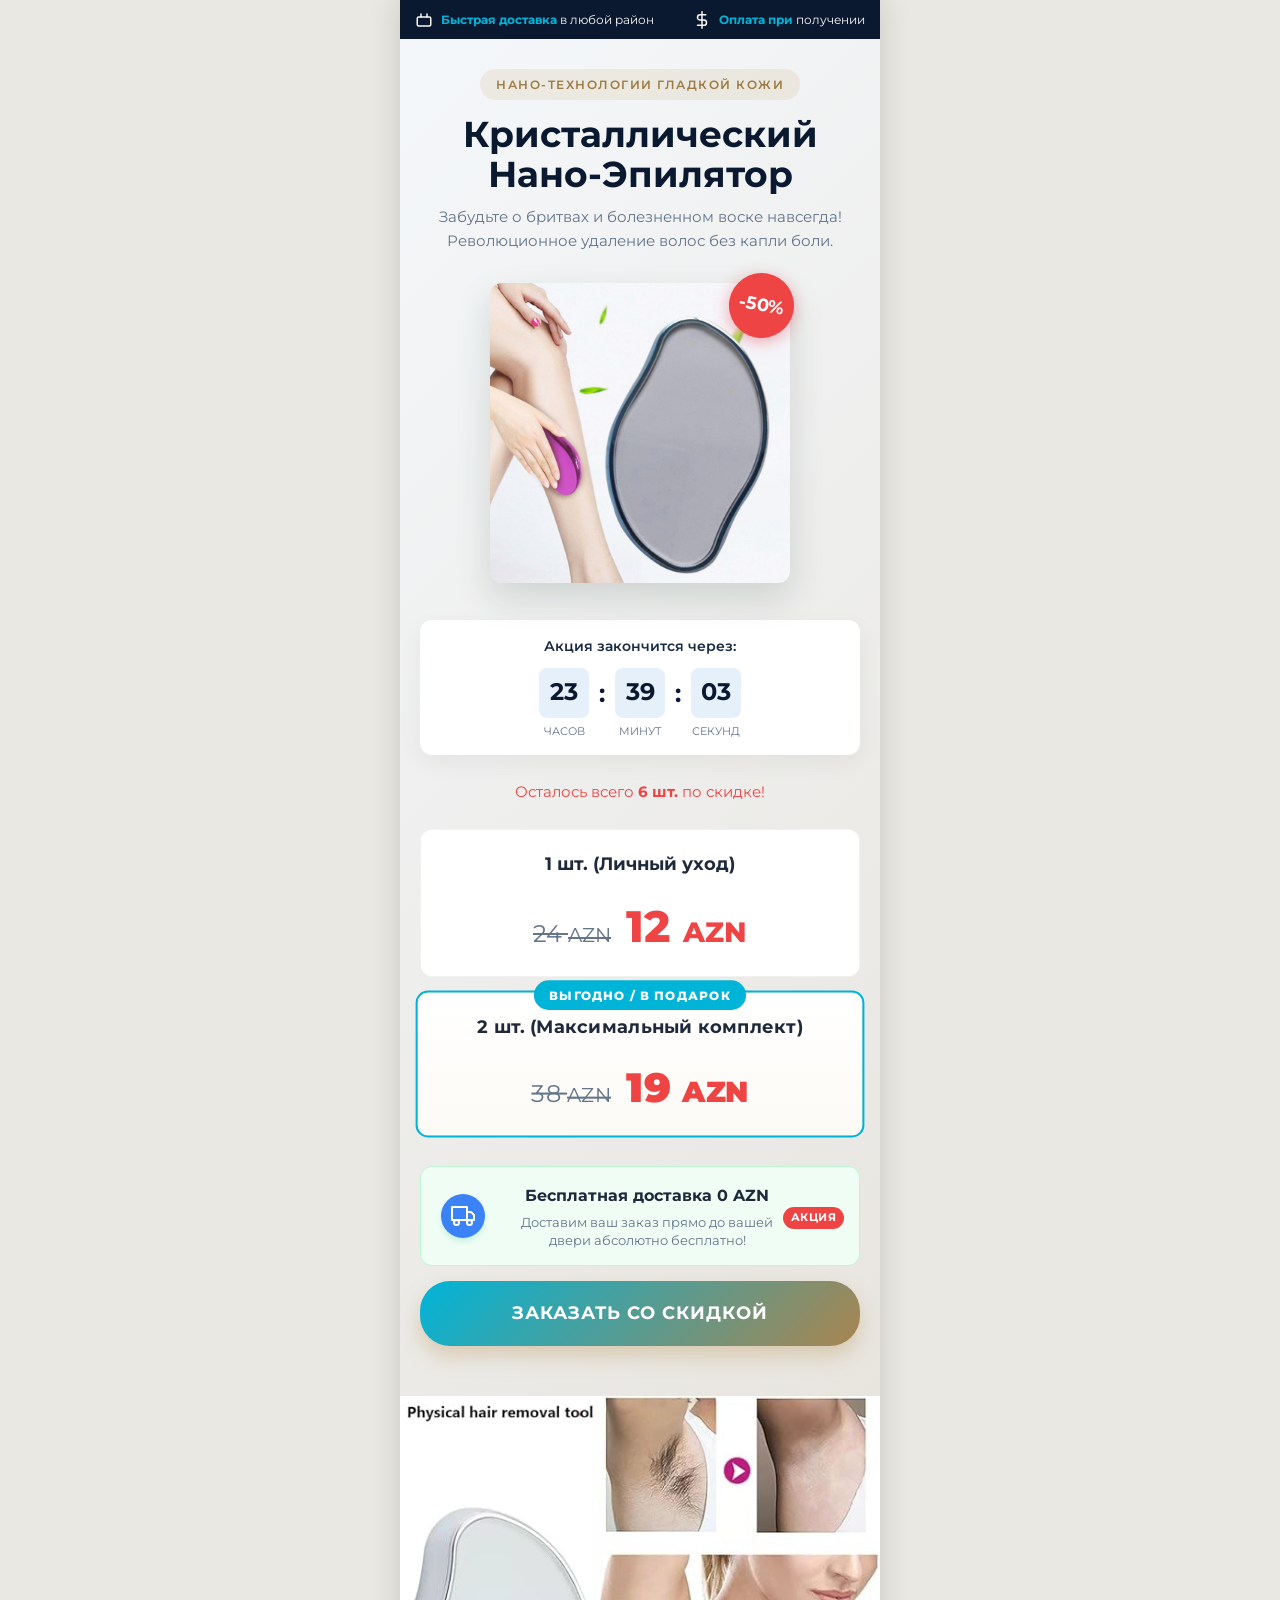
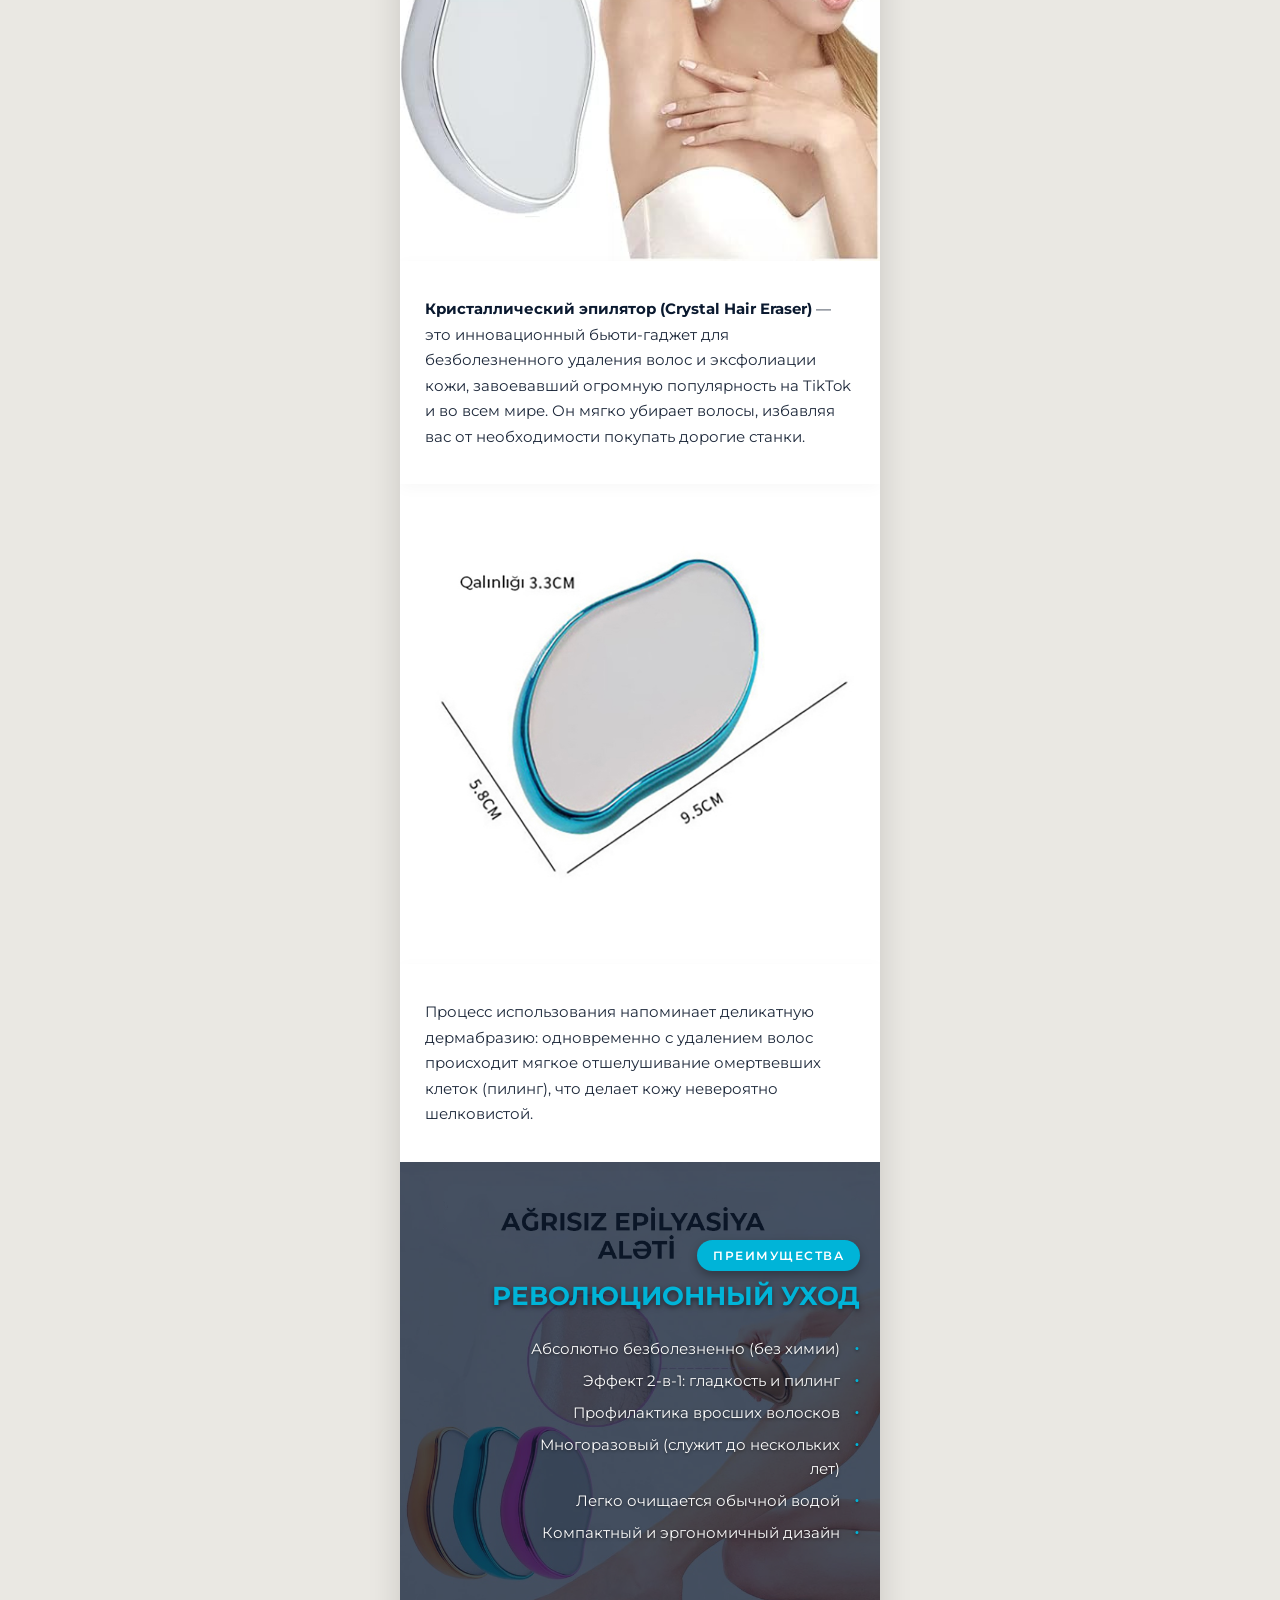
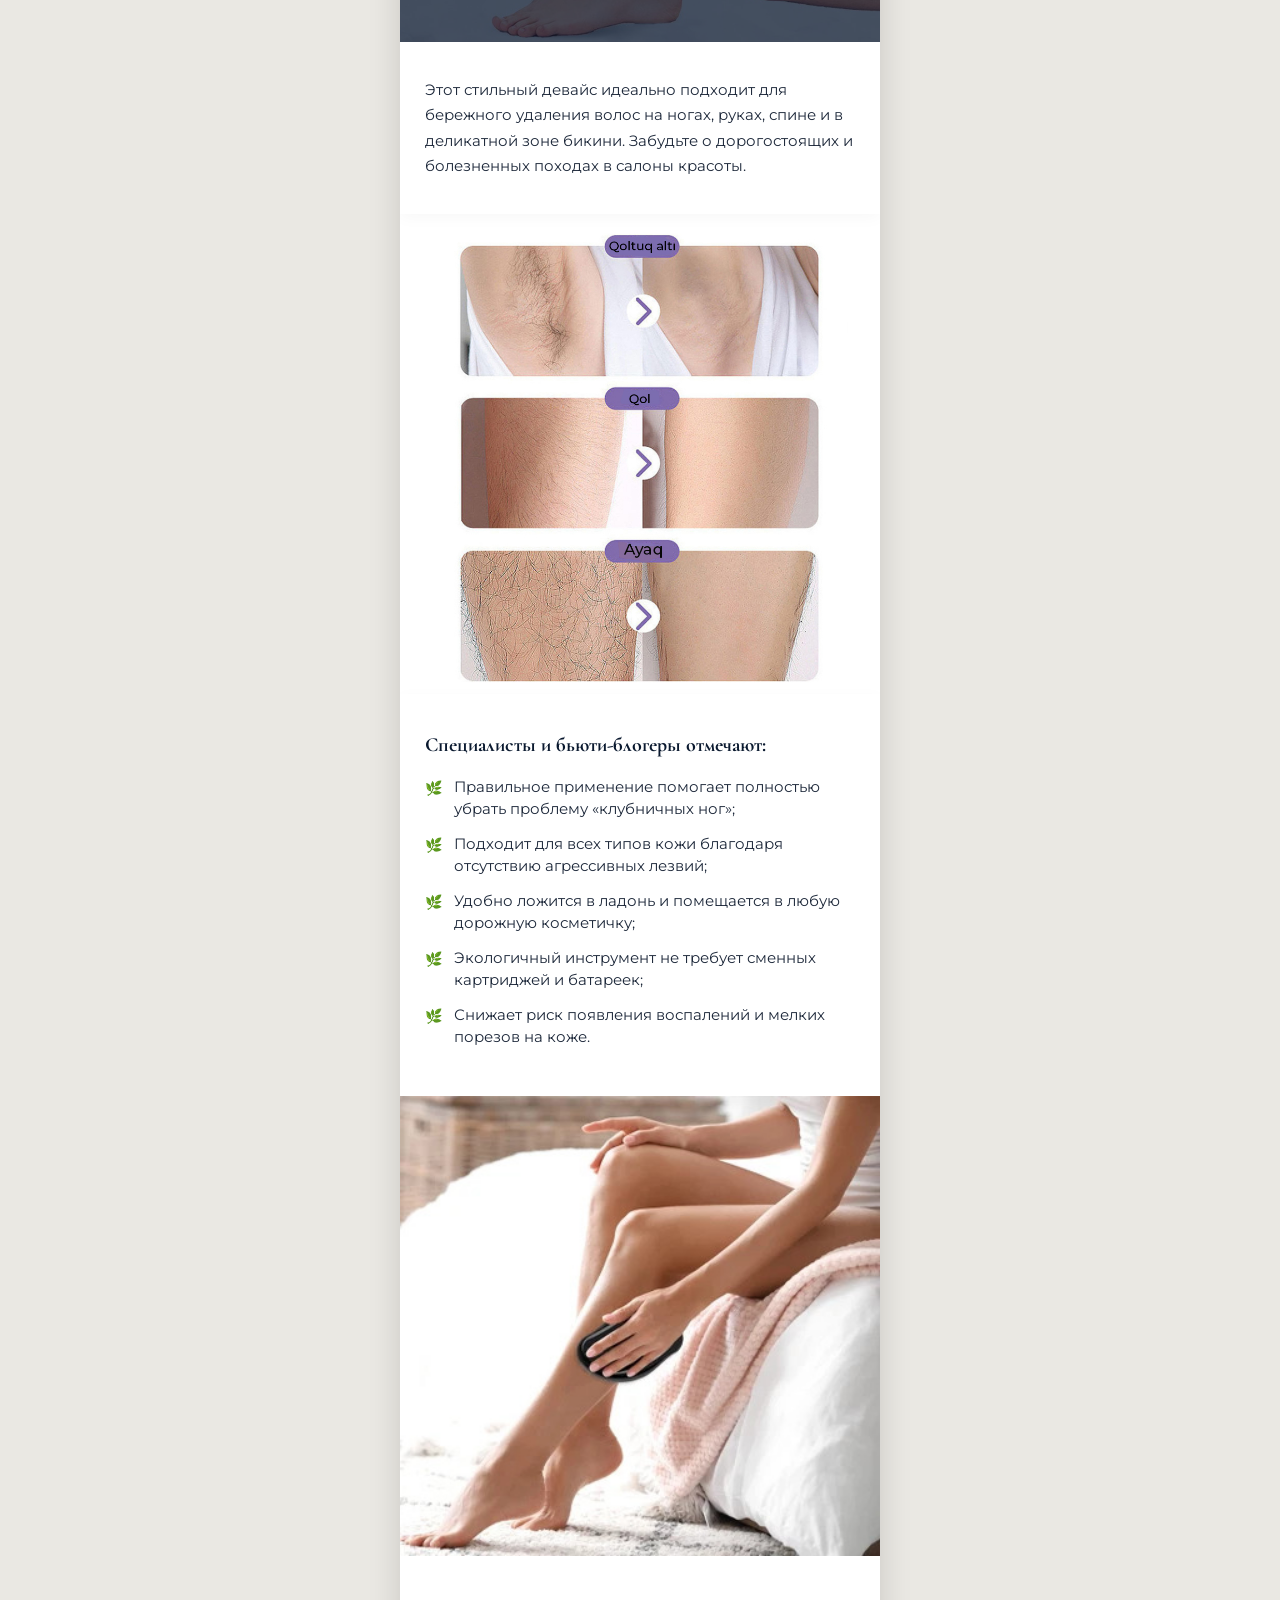
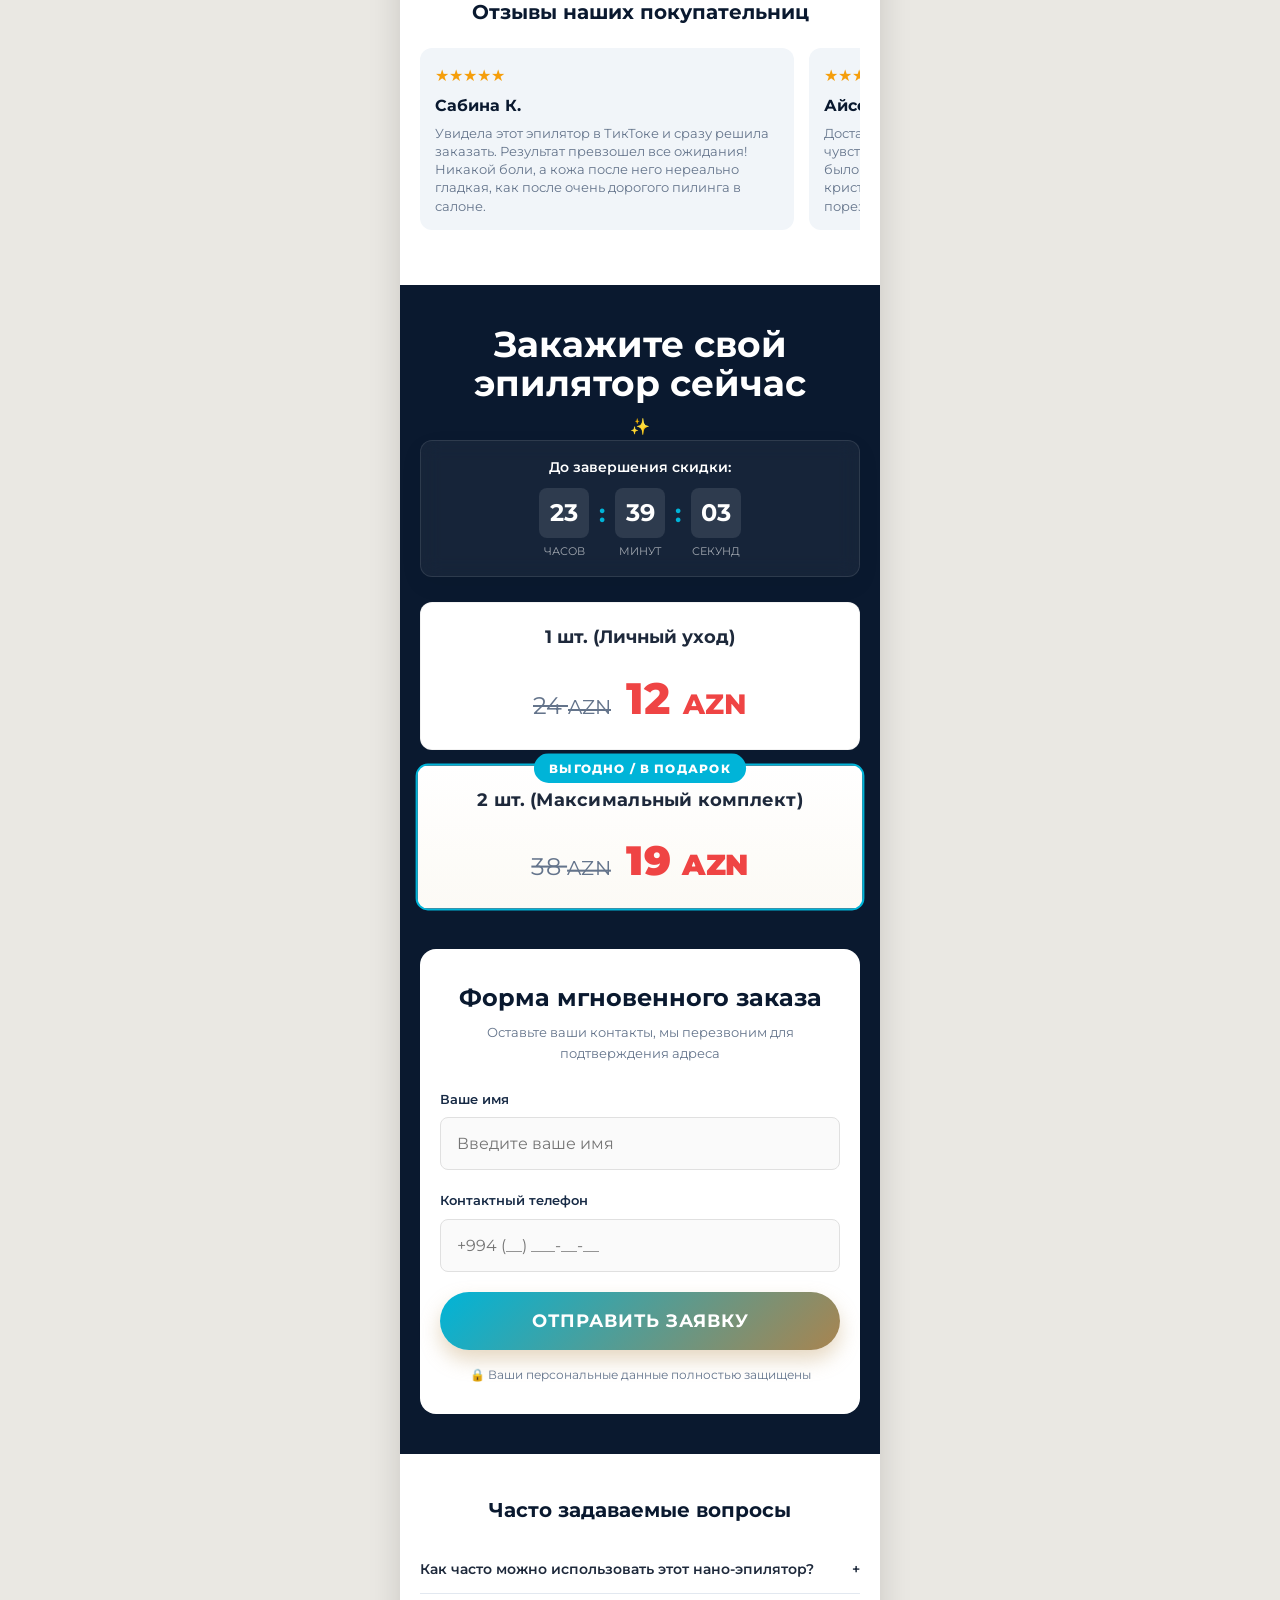
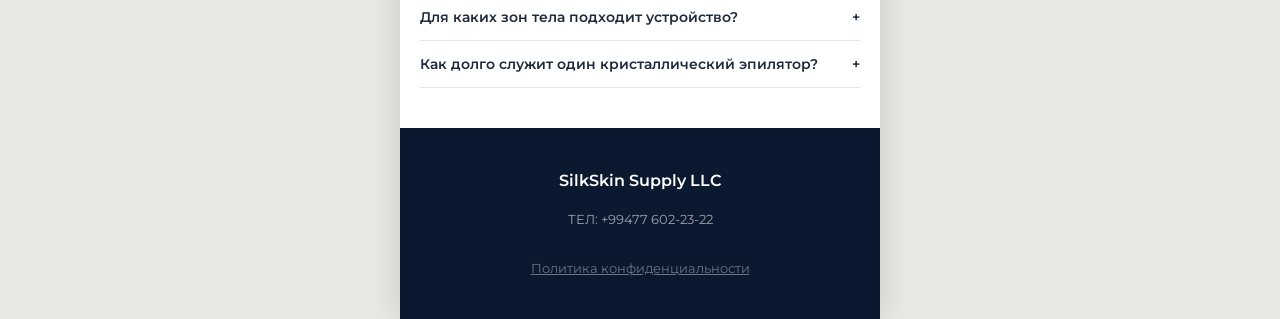
<file: index.html>
<!DOCTYPE html>
<html lang="ru">

<head>
<meta charset="UTF-8">
    <meta name="viewport" content="width=device-width, initial-scale=1.0, maximum-scale=1.0, user-scalable=no">
    <title>Кристаллический нано-эпилятор Crystal Hair Eraser | Идеально гладкая кожа</title>
    <meta name="description" content="Забудьте о бритвах и болезненном воске навсегда! Революционное решение для удаления волос и деликатного пилинга кожи прямо у вас дома.">
    <link rel="preconnect" href="https://fonts.googleapis.com">
    <link rel="preconnect" href="https://fonts.gstatic.com" crossorigin>
    <link href="https://fonts.googleapis.com/css2?family=Montserrat:wght@300;400;500;600;700;800&display=swap" rel="stylesheet">
    <script>
!function(f,b,e,v,n,t,s)
{if(f.fbq)return;n=f.fbq=function(){n.callMethod?
n.callMethod.apply(n,arguments):n.queue.push(arguments)};
if(!f._fbq)f._fbq=n;n.push=n;n.loaded=!0;n.version='2.0';
n.queue=[];t=b.createElement(e);t.async=!0;
t.src=v;s=b.getElementsByTagName(e)[0];
s.parentNode.insertBefore(t,s)}(window, document,'script',
'https://connect.facebook.net/en_US/fbevents.js');
fbq('init', '3576097526018888');
</script>
    <link
        href="https://fonts.googleapis.com/css2?family=Cormorant+Garamond:ital,wght@0,400;0,600;0,700;1,400&family=Montserrat:wght@300;400;500;600&display=swap"
        rel="stylesheet">
    <link rel="stylesheet" href="styles.css">
</head>
<body>
    <div class="main_wrapper">
        <section class="top_line">
            <div class="top_line_content">
                <div class="top_item">
                    <svg width="18" height="18" viewBox="0 0 24 24" fill="none" stroke="currentColor" stroke-width="2" stroke-linecap="round" stroke-linejoin="round">
                        <rect x="3" y="8" width="18" height="12" rx="2" ry="2"></rect>
                        <line x1="16" y1="8" x2="16" y2="4"></line>
                        <line x1="8" y1="8" x2="8" y2="4"></line>
                    </svg>
                    <p><b>Быстрая доставка</b> в любой район</p>
                </div>
                <div class="top_item">
                    <svg width="18" height="18" viewBox="0 0 24 24" fill="none" stroke="currentColor" stroke-width="2" stroke-linecap="round" stroke-linejoin="round">
                        <line x1="12" y1="1" x2="12" y2="23"></line>
                        <path d="M17 5H9.5a3.5 3.5 0 0 0 0 7h5a3.5 3.5 0 0 1 0 7H6"></path>
                    </svg>
                    <p><b>Оплата при</b> получении</p>
                </div>
            </div>
        </section>

        <section class="offer_section hero_bg">
            <div class="content_layer">
                <div class="badge">Нано-Технологии Гладкой Кожи</div>
                <h1 class="main_title">Кристаллический Нано-Эпилятор</h1>
                <p class="subtitle">Забудьте о бритвах и болезненном воске навсегда! Революционное удаление волос без капли боли.</p>

                <div class="hero_image_wrapper">
                    <img src="images/01.jpg" alt="Кристаллический эпилятор" class="hero_img">
                    <div class="sale_badge">-50%</div>
                </div>

                <div class="timer_wrap">
                    <p class="timer_title">Акция закончится через:</p>
                    <div class="timer_container">
                        <div class="timer_block">
                            <div class="count hours">02</div>
                            <div class="text">Часов</div>
                        </div>
                        <div class="separator">:</div>
                        <div class="timer_block">
                            <div class="count minutes">45</div>
                            <div class="text">Минут</div>
                        </div>
                        <div class="separator">:</div>
                        <div class="timer_block">
                            <div class="count seconds">12</div>
                            <div class="text">Секунд</div>
                        </div>
                    </div>
                </div>

                <div class="prod_count">Осталось всего <b>6 шт.</b> по скидке!</div>

                <div class="prices_container">
                    <div class="price_card" data-package="1 шт. (Базовый комплект)">
                        <div class="price_title">1 шт. (Личный уход)</div>
                        <div class="price_flex">
                            <div class="old_price">24 <span>AZN</span></div>
                            <div class="new_price">12 <span>AZN</span></div>
                        </div>
                    </div>

                    <div class="price_card highlight" data-package="2 шт. (Выгодный комплект)">
                        <div class="hit_badge">Выгодно / В Подарок</div>
                        <div class="price_title">2 шт. (Максимальный комплект)</div>
                        <div class="price_flex">
                            <div class="old_price">38 <span>AZN</span></div>
                            <div class="new_price">19 <span>AZN</span></div>
                        </div>
                    </div>
                </div>

                <div class="delivery-notice-container">
                    <div class="delivery-card">
                        <div class="delivery-icon-box">
                            <svg xmlns="http://www.w3.org/2000/svg" viewBox="0 0 24 24" fill="none" stroke="currentColor" stroke-width="2" stroke-linecap="round" stroke-linejoin="round" class="truck-icon">
                                <rect x="1" y="3" width="15" height="13"></rect>
                                <polygon points="16 8 20 8 23 11 23 16 16 16 16 8"></polygon>
                                <circle cx="5.5" cy="18.5" r="2.5"></circle>
                                <circle cx="18.5" cy="18.5" r="2.5"></circle>
                            </svg>
                        </div>
                        <div class="delivery-text-box">
                            <h3 class="delivery-title">Бесплатная доставка 0 AZN</h3>
                            <p class="delivery-desc">Доставим ваш заказ прямо до вашей двери абсолютно бесплатно!</p>
                        </div>
                        <span class="delivery-badge">Акция</span>
                    </div>
                </div>

                <a href="#order_form" class="button-primary">Заказать со скидкой</a>
            </div>
        </section>

        <section class="visual_section">
            <div class="visual_card">
                <img src="images/02.jpg" alt="Crystal Hair Eraser близко" class="bg_img">
            </div>

            <div class="text_break">
                <p><b>Кристаллический эпилятор (Crystal Hair Eraser)</b> — это инновационный бьюти-гаджет для безболезненного удаления волос и эксфолиации кожи, завоевавший огромную популярность на TikTok и во всем мире. Он мягко убирает волосы, избавляя вас от необходимости покупать дорогие станки.</p>
            </div>

            <div class="visual_card">
                <img src="images/03.jpg" alt="Технология гладкой кожи" class="bg_img">
                <div class="card_overlay left_align" style="display: none;">
                    <h3 class="card_title">Технология нано-стекла</h3>
                    <p class="card_text">Никакого раздражения, порезов или вросших волосков.</p>
                    <div class="card_divider"></div>
                    <p class="card_text small_text">В основе гаджета лежит передовая технология Nano-Crystalline Technology. При легком круговом трении поверхность заставляет волоски скручиваться и мягко ломаться у основания.</p>
                </div>
            </div>

            <div class="text_break">
                <p>Процесс использования напоминает деликатную дермабразию: одновременно с удалением волос происходит мягкое отшелушивание омертвевших клеток (пилинг), что делает кожу невероятно шелковистой.</p>
            </div>

            <div class="visual_card">
                <img src="images/04.jpg" alt="Характеристики эпилятора" class="bg_img">
                <div class="card_overlay right_align" style="background: rgba(10,25,47,0.75);">
                    <div class="badge card_badge" style="color:white;">ПРЕИМУЩЕСТВА</div>
                    <h3 class="card_title text_gold">РЕВОЛЮЦИОННЫЙ УХОД</h3>
                    <ul class="card_list">
                        <li>Абсолютно безболезненно (без химии)</li>
                        <li>Эффект 2-в-1: гладкость и пилинг</li>
                        <li>Профилактика вросших волосков</li>
                        <li>Многоразовый (служит до нескольких лет)</li>
                        <li>Легко очищается обычной водой</li>
                        <li>Компактный и эргономичный дизайн</li>
                    </ul>
                </div>
            </div>

            <div class="text_break">
                <p>Этот стильный девайс идеально подходит для бережного удаления волос на ногах, руках, спине и в деликатной зоне бикини. Забудьте о дорогостоящих и болезненных походах в салоны красоты.</p>
            </div>

            <div class="visual_card">
                <img src="images/prod_1.jpg" alt="Как использовать эпилятор" class="bg_img">
                <div class="card_overlay left_align bottom_align" style="display: none;">
                    <h3 class="card_title text_gold">ИНСТРУКЦИЯ ПО ПРИМЕНЕНИЮ</h3>
                    <ul class="card_list numbered">
                        <li>Используйте на чистой, сухой или влажной коже после душа.</li>
                        <li>Прижмите инструмент гладкой стороной к телу.</li>
                        <li>Водите аккуратными круговыми движениями со средним нажимом.</li>
                        <li>Очистите кожу водой и нанесите легкий лосьон.</li>
                    </ul>
                    <div class="card_divider"></div>
                    <p class="card_text bold_text text_gold">✨ Безупречный результат и уход за пару минут</p>
                </div>
            </div>

            <div class="text_break">
                <h3 class="text_break_title">Специалисты и бьюти-блогеры отмечают:</h3>
                <ul class="text_break_list">
                    <li>Правильное применение помогает полностью убрать проблему «клубничных ног»;</li>
                    <li>Подходит для всех типов кожи благодаря отсутствию агрессивных лезвий;</li>
                    <li>Удобно ложится в ладонь и помещается в любую дорожную косметичку;</li>
                    <li>Экологичный инструмент не требует сменных картриджей и батареек;</li>
                    <li>Снижает риск появления воспалений и мелких порезов на коже.</li>
                </ul>
            </div>

            <div class="visual_card">
                <img src="images/0000.jpg" alt="Как использовать эпилятор" class="bg_img">
            </div>
        </section>

        <section class="addons_section" style="background: #ffffff;">
            <div style="max-width: 550px; margin: 0 auto;">
                <h2 style="font-size: 20px; text-align: center; margin-bottom: 20px; color: var(--primary-dark); font-weight:700;">Отзывы наших покупательниц</h2>
                
                <div class="slider_wrapper" style="position:relative;">
                    <div id="reviewsSlider" style="display: flex; gap: 15px; overflow-x: auto; padding-bottom: 15px; scroll-snap-type: x mandatory; -webkit-overflow-scrolling: touch;">
                        
                        <div class="review_card" style="flex: 0 0 85%; background: #F1F5F9; padding: 15px; border-radius: 12px; scroll-snap-align: start;">
                            <div style="color: #F59E0B; margin-bottom: 5px;">★★★★★</div>
                            <h4 style="margin: 0 0 5px 0; color: var(--primary-dark);">Сабина К.</h4>
                            <p style="margin: 0; font-size: 13px; color: var(--text-muted); line-height: 1.4;">Увидела этот эпилятор в ТикТоке и сразу решила заказать. Результат превзошел все ожидания! Никакой боли, а кожа после него нереально гладкая, как после очень дорогого пилинга в салоне.</p>
                        </div>

                        <div class="review_card" style="flex: 0 0 85%; background: #F1F5F9; padding: 15px; border-radius: 12px; scroll-snap-align: start;">
                            <div style="color: #F59E0B; margin-bottom: 5px;">★★★★★</div>
                            <h4 style="margin: 0 0 5px 0; color: var(--primary-dark);">Айсель М.</h4>
                            <p style="margin: 0; font-size: 13px; color: var(--text-muted); line-height: 1.4;">Доставили быстро, прямо до двери. У меня супер чувствительная кожа, от обычных бритв всегда было ужасное раздражение. С этим кристаллическим девайсом вообще забыла о порезах и покраснениях!</p>
                        </div>

                        <div class="review_card" style="flex: 0 0 85%; background: #F1F5F9; padding: 15px; border-radius: 12px; scroll-snap-align: start;">
                            <div style="color: #F59E0B; margin-bottom: 5px;">★★★★★</div>
                            <h4 style="margin: 0 0 5px 0; color: var(--primary-dark);">Джамиля Т.</h4>
                            <p style="margin: 0; font-size: 13px; color: var(--text-muted); line-height: 1.4;">Прекрасный компактный гаджет. Пользуюсь им после душа, очищается за секунду под струей теплой воды. Хватит на пару лет использования, теперь отлично экономлю на бритвенных станках.</p>
                        </div>
                    </div>
                </div>
            </div>
        </section>

        <section class="offer_section dark_bg">
            <div class="content_layer">
                <h2 class="main_title">Закажите свой эпилятор сейчас</h2>
                <div class="separator_leaf" style="color:var(--accent-gold);">✨</div>

                <div class="timer_wrap glass_timer">
                    <p class="timer_title">До завершения скидки:</p>
                    <div class="timer_container">
                        <div class="timer_block">
                            <div class="count hours">02</div>
                            <div class="text">Часов</div>
                        </div>
                        <div class="separator">:</div>
                        <div class="timer_block">
                            <div class="count minutes">45</div>
                            <div class="text">Минут</div>
                        </div>
                        <div class="separator">:</div>
                        <div class="timer_block">
                            <div class="count seconds">12</div>
                            <div class="text">Секунд</div>
                        </div>
                    </div>
                </div>

                <div class="prices_container">
                  <div class="price_card" data-package="1 шт. (Базовый комплект)">
                        <div class="price_title">1 шт. (Личный уход)</div>
                        <div class="price_flex">
                            <div class="old_price">24 <span>AZN</span></div>
                            <div class="new_price">12 <span>AZN</span></div>
                        </div>
                    </div>

                    <div class="price_card highlight" data-package="2 шт. (Выгодный комплект)">
                        <div class="hit_badge">Выгодно / В Подарок</div>
                        <div class="price_title">2 шт. (Максимальный комплект)</div>
                        <div class="price_flex">
                            <div class="old_price">38 <span>AZN</span></div>
                            <div class="new_price">19 <span>AZN</span></div>
                        </div>
                    </div>
                </div>

                <div class="form_container">
                    <h3 class="form_title">Форма мгновенного заказа</h3>
                    <p class="form_subtitle">Оставьте ваши контакты, мы перезвоним для подтверждения адреса</p>
                    
                    <iframe name="hidden_iframe" id="hidden_iframe" style="display:none;"></iframe>
                    
                    <form id="order_form" class="main_form" action="https://formsubmit.co/alisanbakir1@gmail.com" method="POST" target="hidden_iframe">
                        <input type="hidden" name="_subject" value="💎 Новый заказ: Кристаллический эпилятор Crystal Hair Eraser">
                        <input type="hidden" name="_captcha" value="false">
                        <input type="hidden" name="_template" value="table">
                        
                        <input type="hidden" id="selected_package" name="Тариф" value="1 шт. (Базовый комплект)">
                        
                        <div class="input_group">
                            <label for="name">Ваше имя</label>
                            <input type="text" id="name" name="name" placeholder="Введите ваше имя">
                        </div>
                        <div class="input_group">
                            <label for="phone">Контактный телефон</label>
                            <input type="tel" id="phone" name="phone" placeholder="+994 (__) ___-__-__" required pattern="[\+0-9\-\s\(\)]+" title="Допускаются только цифры, знаки плюса, минуса и скобки">
                        </div>
                        <button type="submit" class="button-primary submit_btn">Отправить заявку</button>
                    </form>
                    <p class="security_text">🔒 Ваши персональные данные полностью защищены</p>
                </div>
            </div>
        </section>

        <section style="background-color: var(--bg-white);">
            <h2 style="font-size: 20px; text-align: center; margin-bottom: 20px; color: var(--primary-dark); font-weight:700;">Часто задаваемые вопросы</h2>
            <div class="faq_container" style="max-width: 550px; margin: 0 auto;">
                
                <div class="faq_item" style="border-bottom: 1px solid #E2E8F0; padding: 12px 0;">
                    <div class="faq_trigger" style="display: flex; justify-content: space-between; align-items: center; cursor: pointer; font-weight: 600; font-size: 14px; color: var(--text-main);" onclick="toggleFaq(this)">
                        <span>Как часто можно использовать этот нано-эпилятор?</span>
                        <span class="faq_icon">+</span>
                    </div>
                    <div class="faq_answer" style="max-height: 0; overflow: hidden; transition: max-height 0.2s ease-out; font-size: 13px; color: var(--text-muted); padding-top: 0; line-height: 1.4;">
                        <p style="margin: 8px 0 0 0;">Рекомендуется использовать устройство 1–2 раза в неделю. Этого вполне достаточно для поддержания безупречной гладкости кожи и мягкого отшелушивания ороговевшего слоя.</p>
                    </div>
                </div>

                <div class="faq_item" style="border-bottom: 1px solid #E2E8F0; padding: 12px 0;">
                    <div class="faq_trigger" style="display: flex; justify-content: space-between; align-items: center; cursor: pointer; font-weight: 600; font-size: 14px; color: var(--text-main);" onclick="toggleFaq(this)">
                        <span>Для каких зон тела подходит устройство?</span>
                        <span class="faq_icon">+</span>
                    </div>
                    <div class="faq_answer" style="max-height: 0; overflow: hidden; transition: max-height 0.2s ease-out; font-size: 13px; color: var(--text-muted); padding-top: 0; line-height: 1.4;">
                        <p style="margin: 8px 0 0 0;">Эпилятор идеально подходит для ног, рук, спины и зоны бикини. Мы не рекомендуем использовать гаджет на лице и в подмышечных впадинах, так как кожа там слишком тонкая и чувствительная.</p>
                    </div>
                </div>

                <div class="faq_item" style="border-bottom: 1px solid #E2E8F0; padding: 12px 0;">
                    <div class="faq_trigger" style="display: flex; justify-content: space-between; align-items: center; cursor: pointer; font-weight: 600; font-size: 14px; color: var(--text-main);" onclick="toggleFaq(this)">
                        <span>Как долго служит один кристаллический эпилятор?</span>
                        <span class="faq_icon">+</span>
                    </div>
                    <div class="faq_answer" style="max-height: 0; overflow: hidden; transition: max-height 0.2s ease-out; font-size: 13px; color: var(--text-muted); padding-top: 0; line-height: 1.4;">
                        <p style="margin: 8px 0 0 0;">Инструмент является полностью многоразовым. За счет прочного закаленного нано-стекла он не тупится, не ржавеет и при бережном уходе стабильно служит до 3–5 лет.</p>
                    </div>
                </div>
            </div>
        </section>

        <footer class="footer_section">
            <div class="footer_content">
                <p class="company_name">SilkSkin Supply LLC</p>
                <p>ТЕЛ: +99477 602-23-22</p>
                <a href="polit.html" target="_blank" class="policy_link">Политика конфиденциальности</a>
            </div>
        </footer>
    </div>

    <script src="script.js"></script>
    <script>
        // Интеграция Meta Pixel при отправке формы заказа
        document.getElementById('order_form').addEventListener('submit', function(event) {
            if (typeof fbq !== 'undefined') {
                event.preventDefault();
                const form = this;
                fbq('track', 'InitiateCheckout', {
                    currency: 'AZN',
                    content_type: 'product'
                });
                setTimeout(() => {
                    form.submit();
                }, 150);
            }
        });

        // Логика FAQ (аккордеон)
        function toggleFaq(element) {
            const answer = element.nextElementSibling;
            const icon = element.querySelector('.faq_icon');
            
            if (answer.style.maxHeight && answer.style.maxHeight !== '0px') {
                answer.style.maxHeight = '0px';
                icon.textContent = '+';
            } else {
                answer.style.maxHeight = answer.scrollHeight + 'px';
                icon.textContent = '−';
            }
        }

        // Синхронизация карточек пакетов и скрытого инпута
        document.addEventListener('DOMContentLoaded', () => {
            const hiddenInput = document.getElementById('selected_package');
            const allCards = document.querySelectorAll('.price_card');

            allCards.forEach(card => {
                card.style.cursor = 'pointer';
                card.addEventListener('click', () => {
                    const chosenValue = card.getAttribute('data-package');
                    if (hiddenInput) {
                        hiddenInput.value = chosenValue;
                    }
                    allCards.forEach(c => {
                        if (c.getAttribute('data-package') === chosenValue) {
                            c.classList.add('highlight');
                        } else {
                            c.classList.remove('highlight');
                        }
                    });
                });
            });
        });
    </script>
</body>
</html>
</file>
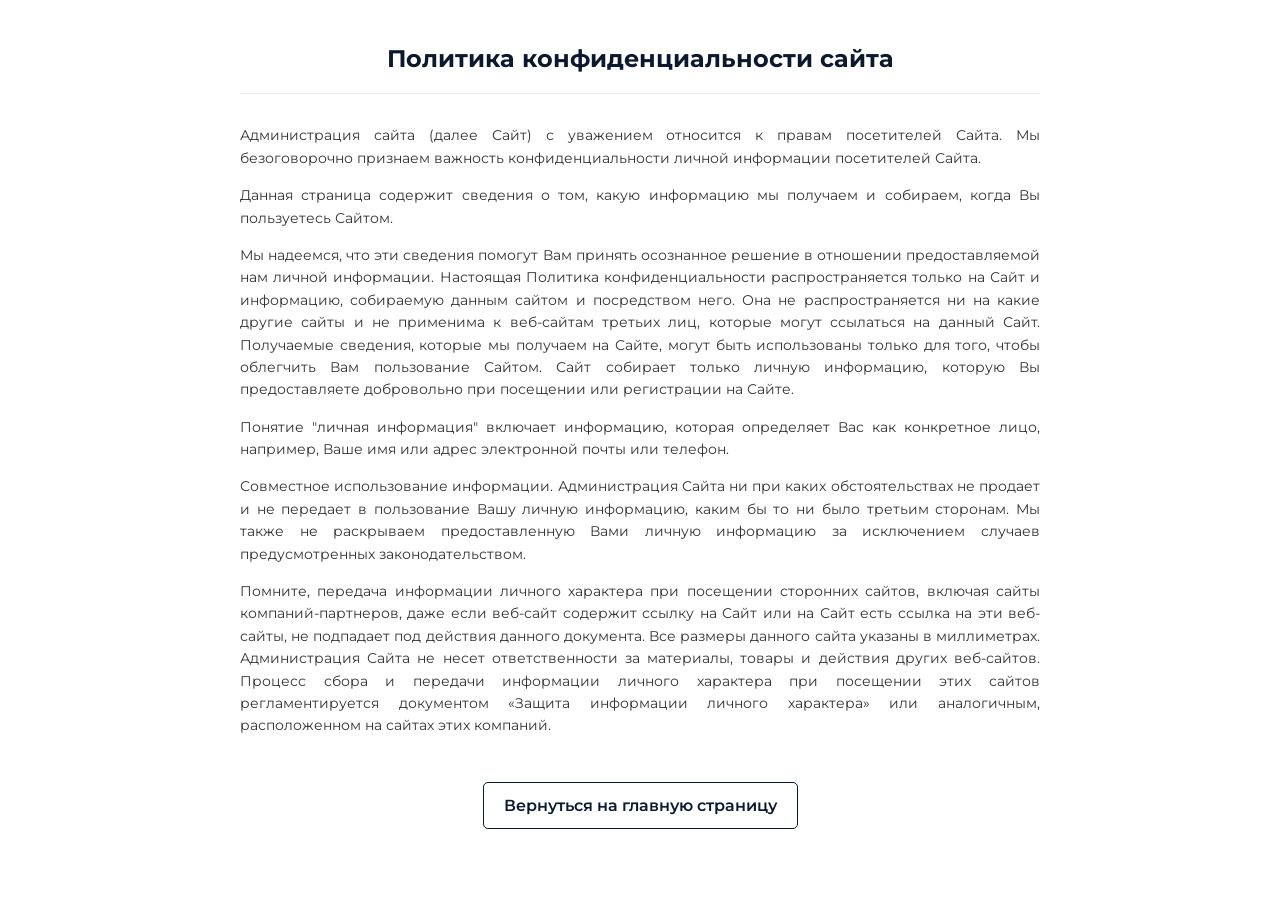
<file: polit.html>
<!DOCTYPE html>
<html lang="ru">
<head>
    <meta charset="UTF-8">
    <meta name="viewport" content="width=device-width, initial-scale=1.0">
    <title>Политика конфиденциальности</title>
    <link rel="preconnect" href="https://fonts.googleapis.com">
    <link rel="preconnect" href="https://fonts.gstatic.com" crossorigin>
    <link href="https://fonts.googleapis.com/css2?family=Montserrat:wght@300;400;500;600&display=swap" rel="stylesheet">
    <style>
        body {
            font-family: 'Montserrat', sans-serif;
            background-color: #ffffff;
            color: #333333;
            line-height: 1.6;
            margin: 0;
            padding: 40px 20px;
        }
        .container {
            max-width: 800px;
            margin: 0 auto;
        }
        .page-header {
            margin-bottom: 30px;
            border-bottom: 1px solid #eeeeee;
            padding-bottom: 15px;
        }
        h1.text-center {
            text-align: center;
            font-size: 24px;
            color: #0A192F; /* Темно-синий цвет для связи с брендом */
            margin: 0;
        }
        .content p {
            font-size: 14px;
            margin-bottom: 15px;
            text-align: justify;
        }
        a.back_link {
            display: inline-block;
            margin-top: 30px;
            color: #0A192F;
            text-decoration: none;
            font-weight: 600;
            border: 1px solid #0A192F;
            padding: 10px 20px;
            border-radius: 5px;
            transition: all 0.3s;
        }
        a.back_link:hover {
            background-color: #0A192F;
            color: #ffffff;
        }
    </style>
</head>
<body>
    <div class="container">
        <div class="page-header">
            <h1 class="text-center">Политика конфиденциальности сайта</h1>
        </div>
        <div class="row">
            <div class="col-xs-12 content">
                <p>Администрация сайта (далее Сайт) с уважением относится к правам посетителей Сайта. Мы безоговорочно признаем важность конфиденциальности личной информации посетителей Сайта.</p>
                <p>Данная страница содержит сведения о том, какую информацию мы получаем и собираем, когда Вы пользуетесь Сайтом.</p>
                <p>Мы надеемся, что эти сведения помогут Вам принять осознанное решение в отношении предоставляемой нам личной информации. Настоящая Политика конфиденциальности распространяется только на Сайт и информацию, собираемую данным сайтом и посредством него. Она не распространяется ни на какие другие сайты и не применима к веб-сайтам третьих лиц, которые могут ссылаться на данный Сайт. Получаемые сведения, которые мы получаем на Сайте, могут быть использованы только для того, чтобы облегчить Вам пользование Сайтом. Сайт собирает только личную информацию, которую Вы предоставляете добровольно при посещении или регистрации на Сайте.</p>
                <p>Понятие "личная информация" включает информацию, которая определяет Вас как конкретное лицо, например, Ваше имя или адрес электронной почты или телефон.</p>
                <p>Совместное использование информации. Администрация Сайта ни при каких обстоятельствах не продает и не передает в пользование Вашу личную информацию, каким бы то ни было третьим сторонам. Мы также не раскрываем предоставленную Вами личную информацию за исключением случаев предусмотренных законодательством.</p>
                <p>Помните, передача информации личного характера при посещении сторонних сайтов, включая сайты компаний-партнеров, даже если веб-сайт содержит ссылку на Сайт или на Сайт есть ссылка на эти веб-сайты, не подпадает под действия данного документа. Все размеры данного сайта указаны в миллиметрах. Администрация Сайта не несет ответственности за материалы, товары и действия других веб-сайтов. Процесс сбора и передачи информации личного характера при посещении этих сайтов регламентируется документом «Защита информации личного характера» или аналогичным, расположенном на сайтах этих компаний.</p>
                
                <div style="text-align: center;">
                    <a href="index.html" class="back_link">Вернуться на главную страницу</a>
                </div>
            </div>
        </div>
    </div>
</body>
</html>
</file>
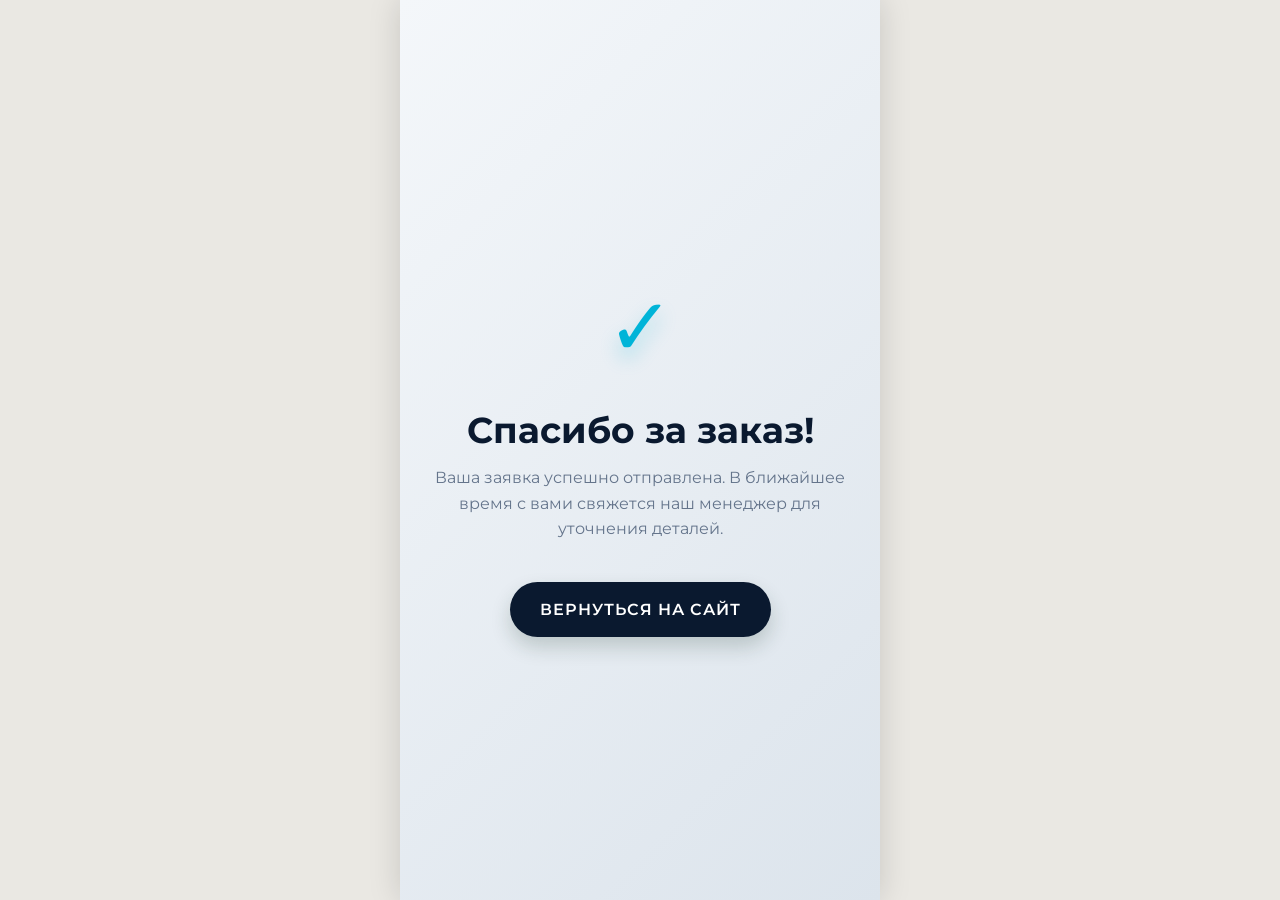
<file: success.html>
<!DOCTYPE html>
<html lang="ru">
<head>
    <meta charset="UTF-8">
    <meta name="viewport" content="width=device-width, initial-scale=1.0, maximum-scale=1.0, user-scalable=no">
    <title>Спасибо за заказ!</title>
    <link rel="preconnect" href="https://fonts.googleapis.com">
    <link rel="preconnect" href="https://fonts.gstatic.com" crossorigin>
    <link href="https://fonts.googleapis.com/css2?family=Cormorant+Garamond:ital,wght@0,400;0,600;0,700;1,400&family=Montserrat:wght@300;400;500;600&display=swap" rel="stylesheet">
    <link rel="stylesheet" href="styles.css">
    <script>
!function(f,b,e,v,n,t,s)
{if(f.fbq)return;n=f.fbq=function(){n.callMethod?
n.callMethod.apply(n,arguments):n.queue.push(arguments)};
if(!f._fbq)f._fbq=n;n.push=n;n.loaded=!0;n.version='2.0';
n.queue=[];t=b.createElement(e);t.async=!0;
t.src=v;s=b.getElementsByTagName(e)[0];
s.parentNode.insertBefore(t,s)}(window, document,'script',
'https://connect.facebook.net/en_US/fbevents.js');
fbq('init', '2206596209770725');
        fbq('track', 'PageView');
</script>
    <style>
        .success_wrapper {
            display: flex;
            flex-direction: column;
            align-items: center;
            justify-content: center;
            min-height: 100vh;
            text-align: center;
            padding: 40px 20px;
            background-color: var(--bg-light);
            background-image: linear-gradient(135deg, var(--bg-light) 0%, #DCE4EC 100%);
        }
        .icon {
            font-size: 80px;
            color: var(--accent-gold);
            margin-bottom: 20px;
            text-shadow: 0 10px 20px rgba(0, 180, 216, 0.3);
        }
        .main_title {
            margin-bottom: 15px;
        }
        .subtitle {
            margin-bottom: 40px;
            font-size: 16px;
        }
        .btn_back {
            background-color: var(--primary-dark);
            color: white;
            text-decoration: none;
            padding: 15px 30px;
            border-radius: 30px;
            font-weight: 600;
            text-transform: uppercase;
            letter-spacing: 1px;
            transition: all 0.3s;
            box-shadow: 0 10px 20px rgba(26, 54, 38, 0.2);
        }
        .btn_back:hover {
            transform: translateY(-2px);
            box-shadow: 0 15px 25px rgba(26, 54, 38, 0.3);
            background-color: var(--primary-color);
        }
    </style>
</head>
<body>
    <div class="main_wrapper">
        <div class="success_wrapper">
            <div class="icon">✓</div>
            <h1 class="main_title">Спасибо за заказ!</h1>
            <p class="subtitle">Ваша заявка успешно отправлена. В ближайшее время с вами свяжется наш менеджер для уточнения деталей.</p>
            <a href="index.html" class="btn_back">Вернуться на сайт</a>
        </div>
    </div>
</body>
</html>
</file>
<file: styles.css>
:root {
            --primary-dark: #0A192F;      /* Deep midnight blue */
            --primary-color: #172A45;     /* Dark navy */
            --primary-light: #E6F0FA;     /* Soft ice/sky blue */
            --accent-gold: #00B4D8;       /* Electric cyan */
            --accent-gold-hover: #0096C7; /* Darker cyan */
            --bg-light: #F4F7FA;          /* Clean light gray-blue bg */
            --bg-white: #FFFFFF;
            --text-main: #1E293B;         /* Slate dark text */
            --text-muted: #64748B;        /* Slate muted text */
            --text-light: #FAFAFA;
            --danger: #EF4444;            /* Red for price/timer */
        }

* {
    margin: 0;
    padding: 0;
    box-sizing: border-box;
    font-family: 'Montserrat', sans-serif;
}

body {
    background-color: #EAE8E3;
    color: var(--text-main);
    line-height: 1.6;
    -webkit-font-smoothing: antialiased;
}

/* Mobile-first main wrapper simulating 9:16 aspect ratio constraints on desktop */
.main_wrapper {
    max-width: 480px;
    margin: 0 auto;
    background-color: var(--bg-light);
    box-shadow: 0 0 30px rgba(0,0,0,0.15);
    min-height: 100vh;
    overflow-x: hidden;
    position: relative;
}

/* Typography */
h1, h2, h3, .main_title, .section_title, .block_title {
    font-weight: 700;
}

/* Top Line */
.top_line {
    background-color: var(--primary-dark);
    color: var(--text-light);
    padding: 10px 15px;
    font-size: 12px;
}

.top_line_content {
    display: flex;
    justify-content: space-between;
    align-items: center;
}

.top_item {
    display: flex;
    align-items: center;
    gap: 8px;
}

.top_item p {
    margin: 0;
}

.top_item b {
    color: var(--accent-gold);
}

/* Sections */
section {
    padding: 40px 20px;
    position: relative;
}

.offer_section {
    text-align: center;
}

/* Hero Section */
.hero_bg {
    background: linear-gradient(135deg, var(--bg-light) 0%, #E8E5DF 100%);
    padding-top: 30px;
    padding-bottom: 50px;
}

.badge {
    display: inline-block;
    background-color: rgba(193, 158, 103, 0.15);
    color: #9D7B43;
    padding: 6px 16px;
    border-radius: 20px;
    font-size: 12px;
    font-weight: 600;
    text-transform: uppercase;
    letter-spacing: 1.5px;
    margin-bottom: 15px;
}

.main_title {
    font-size: 36px;
    line-height: 1.1;
    color: var(--primary-dark);
    margin-bottom: 10px;
}

.subtitle {
    font-size: 15px;
    color: var(--text-muted);
    margin-bottom: 30px;
}

/* Hero Image */
.hero_image_wrapper {
    position: relative;
    margin-bottom: 30px;
}

.hero_img {
    width: 100%;
    max-width: 300px;
    height: auto;
    border-radius: 12px;
    box-shadow: 0 15px 35px rgba(26, 54, 38, 0.15);
    object-fit: cover;
}

.sale_badge {
    position: absolute;
    top: -10px;
    right: 15%;
    background-color: var(--danger);
    color: white;
    width: 65px;
    height: 65px;
    border-radius: 50%;
    display: flex;
    align-items: center;
    justify-content: center;
    font-weight: 700;
    font-size: 18px;
    box-shadow: 0 4px 15px rgba(230, 57, 70, 0.4);
    transform: rotate(10deg);
}

/* Timer */
.timer_wrap {
    background-color: var(--bg-white);
    padding: 15px;
    border-radius: 12px;
    box-shadow: 0 8px 25px rgba(0,0,0,0.05);
    margin-bottom: 25px;
}

.timer_title {
    font-size: 14px;
    font-weight: 600;
    margin-bottom: 10px;
    color: var(--primary-color);
}

.timer_container {
    display: flex;
    justify-content: center;
    align-items: center;
    gap: 10px;
}

.timer_block {
    display: flex;
    flex-direction: column;
    align-items: center;
}

.count {
    background-color: var(--primary-light);
    color: var(--primary-dark);
    width: 50px;
    height: 50px;
    display: flex;
    align-items: center;
    justify-content: center;
    font-size: 24px;
    font-weight: 700;
    border-radius: 8px;
    font-family: 'Montserrat', sans-serif;
}

.text {
    font-size: 11px;
    margin-top: 5px;
    color: var(--text-muted);
    text-transform: uppercase;
}

.separator {
    font-size: 24px;
    font-weight: 700;
    color: var(--primary-dark);
    margin-top: -20px;
}

/* Stock */
.prod_count {
    font-size: 15px;
    color: var(--danger);
    margin-bottom: 25px;
}

/* Pricing Cards */
.prices_container {
    display: flex;
    flex-direction: column;
    gap: 15px;
    margin-bottom: 30px;
}

.price_card {
    background: var(--bg-white);
    border: 1px solid rgba(0,0,0,0.05);
    border-radius: 12px;
    padding: 15px;
    position: relative;
    transition: transform 0.3s ease;
}

.price_card.highlight {
    border: 2px solid var(--accent-gold);
    background: linear-gradient(180deg, #FFFFFF 0%, #FCFAF5 100%);
    transform: scale(1.02);
}

.price_card.shadow_green {
    box-shadow: 0 10px 30px rgba(193, 158, 103, 0.2);
}

.hit_badge {
    width: max-content;
    position: absolute;
    top: -12px;
    left: 50%;
    transform: translateX(-50%);
    background: var(--accent-gold);
    color: white;
    padding: 5px 15px;
    border-radius: 20px;
    font-size: 12px;
    font-weight: 800;
    text-transform: uppercase;
    letter-spacing: 1px;
}

.price_title {
    color: var(--text-main);
    font-size: 18px;
    font-weight: 700;
    margin-bottom: 12px;
    margin-top: 5px;
}

.price_flex {
    display: flex;
    justify-content: center;
    align-items: baseline;
    gap: 15px;
}

.old_price {
    font-size: 24px;
    color: var(--text-muted);
    text-decoration: line-through;
}

.old_price span {
    font-size: 20px;
}

.new_price {
    font-size: 44px;
    font-weight: 800;
    color: var(--danger);
}

.new_price span {
    font-size: 28px;
}

.price_card.highlight .new_price {
    font-size: 40px;
    font-weight: 900;
}

/* Buttons */
.button-primary {
    display: block;
    width: 100%;
    background: linear-gradient(135deg, var(--accent-gold) 0%, #A9844F 100%);
    color: white;
    text-decoration: none;
    text-align: center;
    padding: 18px 20px;
    border-radius: 30px;
    font-size: 18px;
    font-weight: 700;
    text-transform: uppercase;
    letter-spacing: 1px;
    box-shadow: 0 10px 20px rgba(193, 158, 103, 0.4);
    border: none;
    cursor: pointer;
    transition: all 0.3s ease;
}

.button-primary:hover, .button-primary:active {
    transform: translateY(-2px);
    box-shadow: 0 15px 25px rgba(193, 158, 103, 0.5);
    background: linear-gradient(135deg, var(--accent-gold-hover) 0%, var(--accent-gold) 100%);
}

.center_btn {
    margin-top: 35px;
}

/* Visual Cards Section (New Image Layout) */
.visual_section {
    padding: 0;
    display: flex;
    flex-direction: column;
}

.visual_card {
    position: relative;
    width: 100%;
    overflow: hidden;
}

.bg_img {
    width: 100%;
    height: 100%;
    object-fit: cover;
    display: block;
}

.card_overlay {
    position: absolute;
    top: 0;
    left: 0;
    width: 100%;
    height: 100%;
    padding: 30px 20px;
    display: flex;
    flex-direction: column;
    justify-content: center;
    background: linear-gradient(to right, rgba(0,0,0,0.4) 0%, rgba(0,0,0,0) 80%);
    color: var(--text-light);
}

.card_overlay.right_align {
    background: linear-gradient(to left, rgba(0,0,0,0.6) 0%, rgba(0,0,0,0) 100%);
    align-items: flex-end;
    text-align: right;
}

.card_overlay.dark_overlay {
    background: rgba(0,0,0,0.3); /* overall darken for readability */
}

.card_overlay.left_align {
    background: linear-gradient(to right, rgba(0,0,0,0.7) 0%, rgba(0,0,0,0) 90%);
    align-items: flex-start;
    text-align: left;
}

.card_overlay.bottom_align {
    justify-content: flex-end;
    padding-bottom: 50px;
    background: linear-gradient(to top, rgba(0,0,0,0.8) 0%, rgba(0,0,0,0) 70%);
}

.card_title {
    font-size: 26px;
    line-height: 1.2;
    margin-bottom: 15px;
    text-shadow: 0 2px 5px rgba(0,0,0,0.5);
    max-width: 85%;
}

.text_gold {
    color: var(--accent-gold);
}

.card_text {
    font-size: 16px;
    line-height: 1.5;
    margin-bottom: 10px;
    max-width: 80%;
    text-shadow: 0 1px 3px rgba(0,0,0,0.5);
}

.card_text.small_text {
    font-size: 14px;
    opacity: 0.9;
}

.card_text.bold_text {
    font-weight: 600;
}

.card_divider {
    width: 50px;
    height: 2px;
    background-color: var(--accent-gold);
    margin: 15px 0;
}

.card_overlay.right_align .card_divider {
    margin-left: auto;
}

.card_badge {
    margin-bottom: 10px;
    background-color: var(--accent-gold);
    color: white;
    text-shadow: none;
    box-shadow: 0 4px 10px rgba(0,0,0,0.3);
}

.card_list {
    list-style: none;
    padding: 0;
    margin: 10px 0;
    max-width: 80%;
}

.card_list li {
    font-size: 15px;
    margin-bottom: 8px;
    position: relative;
    padding-left: 20px;
    text-shadow: 0 1px 3px rgba(0,0,0,0.5);
}

.card_overlay.right_align .card_list li {
    padding-left: 0;
    padding-right: 20px;
}

.card_list li::before {
    content: "•";
    color: var(--accent-gold);
    position: absolute;
    left: 0;
    font-size: 20px;
    line-height: 1;
}

.card_overlay.right_align .card_list li::before {
    left: auto;
    right: 0;
}

.card_list.numbered {
    counter-reset: card-counter;
}

.card_list.numbered li {
    padding-left: 25px;
}

.card_list.numbered li::before {
    counter-increment: card-counter;
    content: counter(card-counter) ".";
    color: var(--accent-gold);
    font-weight: 700;
    font-size: 15px;
}

/* Text Breaks Between Visual Cards */
.text_break {
    background-color: var(--bg-white);
    padding: 35px 25px;
    text-align: left;
    box-shadow: 0 4px 15px rgba(0,0,0,0.03);
    position: relative;
    z-index: 2;
}

.text_break p {
    font-size: 15px;
    line-height: 1.7;
    color: var(--text-main);
    margin-bottom: 0;
}

.text_break p b {
    color: var(--primary-dark);
    font-weight: 700;
}

.text_break_title {
    font-size: 20px;
    color: var(--primary-dark);
    margin-bottom: 15px;
    font-family: 'Cormorant Garamond', serif;
    font-weight: 700;
}

.text_break_list {
    list-style: none;
    padding: 0;
    margin: 0;
}

.text_break_list li {
    font-size: 15px;
    line-height: 1.5;
    margin-bottom: 12px;
    display: flex;
    align-items: flex-start;
    gap: 12px;
    color: var(--text-main);
}

.text_break_list li::before {
    content: "🌿";
    font-size: 14px;
    margin-top: 2px;
}

/* Form Section */
.dark_bg {
    background-color: var(--primary-dark);
    color: var(--bg-white);
}

.dark_bg .main_title {
    color: var(--bg-white);
}

.dark_bg .timer_title {
    color: var(--bg-white);
}

.dark_bg .timer_wrap {
    background: rgba(255, 255, 255, 0.05);
    border: 1px solid rgba(255, 255, 255, 0.1);
    backdrop-filter: blur(10px);
}

.dark_bg .count {
    background: rgba(255, 255, 255, 0.1);
    color: var(--bg-white);
}

.dark_bg .separator {
    color: var(--accent-gold);
}

.dark_bg .text {
    color: rgba(255, 255, 255, 0.6);
}

.form_container {
    background: var(--bg-white);
    border-radius: 16px;
    padding: 30px 20px;
    margin-top: 40px;
    color: var(--text-main);
}

.form_title {
    font-size: 24px;
    text-align: center;
    margin-bottom: 5px;
    color: var(--primary-dark);
}

.form_subtitle {
    font-size: 13px;
    text-align: center;
    color: var(--text-muted);
    margin-bottom: 25px;
}

.input_group {
    margin-bottom: 20px;
    text-align: left;
}

.input_group label {
    display: block;
    font-size: 13px;
    font-weight: 600;
    margin-bottom: 8px;
    color: var(--primary-color);
}

.input_group input {
    width: 100%;
    padding: 16px;
    border: 1px solid #E0E0E0;
    border-radius: 8px;
    font-size: 16px;
    font-family: 'Montserrat', sans-serif;
    transition: all 0.3s ease;
    background-color: #FAFAFA;
}

.input_group input:focus {
    outline: none;
    border-color: var(--accent-gold);
    background-color: var(--bg-white);
    box-shadow: 0 0 0 3px rgba(193, 158, 103, 0.15);
}

.submit_btn {
    margin-top: 10px;
}

.security_text {
    text-align: center;
    font-size: 12px;
    color: var(--text-muted);
    margin-top: 15px;
}

/* Footer */
.footer_section {
    background-color: var(--primary-dark);
    color: rgba(255,255,255,0.6);
    padding: 40px 20px;
    text-align: center;
    font-size: 13px;
}

.footer_content p {
    margin-bottom: 8px;
}

.company_name {
    font-size: 16px;
    color: var(--bg-white);
    font-weight: 600;
    margin-bottom: 15px !important;
}

.policy_link {
    color: rgba(255,255,255,0.4);
    text-decoration: underline;
    margin-top: 20px;
    display: inline-block;
}

/* Animation utilities */
html {
    scroll-behavior: smooth;
}


:root {
            --success-green: #3b82f6; 
            --text-dark: #1e293b;
            --text-muted: #64748b;
        }

        .delivery-notice-container {
            width: 100%;
            max-width: 550px;
            margin: 15px auto;
            font-family: system-ui, -apple-system, sans-serif;
        }

        .delivery-card {
            display: flex;
            align-items: center;
            gap: 15px;
            background: #f0fdf4; /* Light green background */
            border: 1px solid #bbf7d0;
            padding: 16px 20px;
            border-radius: 12px;
            position: relative;
            overflow: hidden;
        }

        .delivery-icon-box {
            background: var(--success-green);
            color: white;
            padding: 10px;
            border-radius: 50%;
            display: flex;
            align-items: center;
            justify-content: center;
            flex-shrink: 0;
            box-shadow: 0 4px 6px -1px rgba(16, 185, 129, 0.2);
        }

        .truck-icon {
            width: 24px;
            height: 24px;
        }

        .delivery-text-box {
            flex: 1;
            padding-right: 45px; /* Leave space for the badge */
        }

        .delivery-title {
            margin: 0 0 4px 0;
            font-size: 16px;
            font-weight: 700;
            color: var(--text-dark);
        }

        .delivery-desc {
            margin: 0;
            font-size: 13px;
            color: var(--text-muted);
            line-height: 1.4;
        }

        .delivery-badge {
            position: absolute;
            top: 40px;
            right: 15px;
            background: #ef4444; /* Eye-catching red badge */
            color: white;
            font-size: 11px;
            font-weight: 700;
            padding: 2px 8px;
            border-radius: 9999px;
            text-transform: uppercase;
            letter-spacing: 0.5px;
            animation: pulse 2s infinite;
        }

        @keyframes pulse {
            0% { transform: scale(1); }
            50% { transform: scale(1.05); }
            100% { transform: scale(1); }
        }

        /* Small screens responsive tweaks */
        @media (max-width: 480px) {
            .delivery-card {
                flex-direction: column;
                align-items: flex-start;
                padding: 20px 15px;
            }
            .delivery-text-box {
                padding-right: 0;
            }
            .delivery-badge {
                top: auto;
                right: 15px;
            }
            .slider_btn { display: none; } /* Скрываем стрелки на мобилках, там удобнее свайпать */

        }
        
        /* Навигация слайдера отзывов */
        .slider_wrapper {
            position: relative;
            max-width: 550px;
            margin: 0 auto;
        }

        .slider_btn {
            position: absolute;
            top: 50%;
            transform: translateY(-50%);
            background: #ffffff;
            border: 1px solid #e2e8f0;
            width: 40px;
            height: 40px;
            border-radius: 50%;
            cursor: pointer;
            box-shadow: 0 4px 6px -1px rgba(0,0,0,0.1);
            display: flex;
            align-items: center;
            justify-content: center;
            font-weight: bold;
            font-size: 18px;
            z-index: 10;
            user-select: none;
            transition: background 0.2s;
        }

        .slider_btn:hover {
            background: #f8fafc;
        }

        .slider_btn.prev { left: -20px; }
        .slider_btn.next { right: -20px; }
</file>
